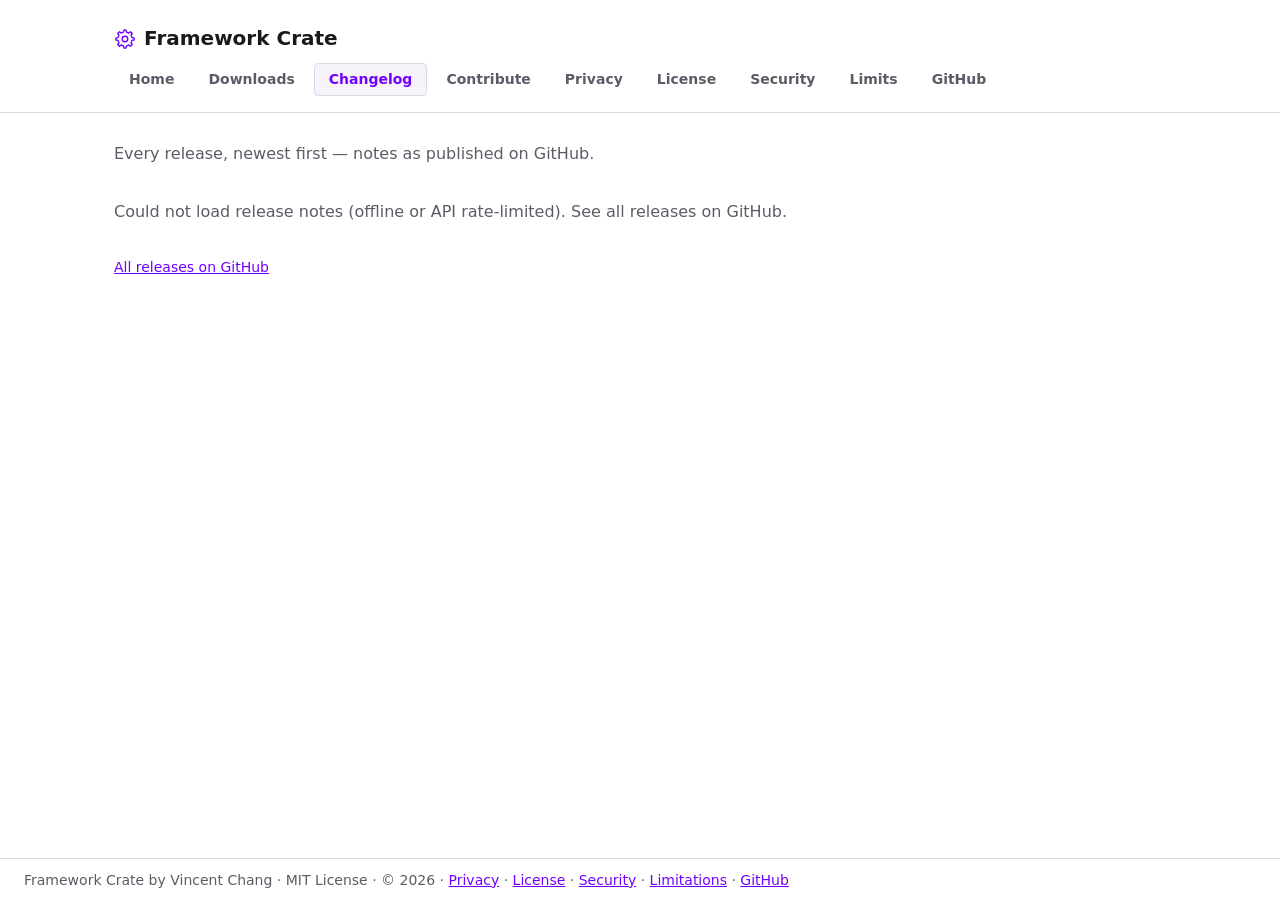
<file: docs/changelog.html>
<!DOCTYPE html>
<html lang="en">
<head>
<meta charset="utf-8">
<meta name="viewport" content="width=device-width, initial-scale=1">
<title>Changelog — Framework Crate</title>
<meta name="description" content="Release notes and version history for Framework Crate.">
<meta property="og:type" content="website">
<meta property="og:site_name" content="Framework Crate">
<meta property="og:title" content="Changelog — Framework Crate">
<meta property="og:description" content="Release notes and version history for Framework Crate.">
<meta property="og:url" content="https://vinctw22.github.io/Framework-Crate/changelog.html">
<meta property="og:image" content="https://raw.githubusercontent.com/vinctw22/Framework-Crate/master/images/Framework-Crate-v0.9.5-1.png">
<meta property="og:image:alt" content="Framework Crate main window">
<meta name="twitter:card" content="summary_large_image">
<link rel="stylesheet" href="style.css">
<link rel="icon" href="icon.png" type="image/png">
<link rel="icon" href="icon.svg" type="image/svg+xml">
<link rel="apple-touch-icon" href="icon.png">
</head>
<body>
<header class="site"><div class="wrap nav-row">
<a class="brand" href="index.html"><svg class="brand-icon" viewBox="0 0 24 24" fill="none" xmlns="http://www.w3.org/2000/svg" aria-hidden="true"><path d="M12 15C13.6569 15 15 13.6569 15 12C15 10.3431 13.6569 9 12 9C10.3431 9 9 10.3431 9 12C9 13.6569 10.3431 15 12 15Z" stroke="currentColor" stroke-width="1.5" stroke-linecap="round" stroke-linejoin="round"/><path d="M19.6224 10.3954L18.5247 7.7448L20 6L18 4L16.2647 5.48295L13.5578 4.36974L12.9353 2H10.981L10.3491 4.40113L7.70441 5.51596L6 4L4 6L5.45337 7.78885L4.3725 10.4463L2 11V13L4.40111 13.6555L5.51575 16.2997L4 18L6 20L7.79116 18.5403L10.397 19.6123L11 22H13L13.6045 19.6132L16.2551 18.5155C16.6969 18.8313 18 20 18 20L20 18L18.5159 16.2494L19.6139 13.598L21.9999 12.9772L22 11L19.6224 10.3954Z" stroke="currentColor" stroke-width="1.5" stroke-linecap="round" stroke-linejoin="round"/></svg>Framework Crate</a>
<nav><a class="pill" href="index.html">Home</a><a class="pill" href="downloads.html">Downloads</a><a class="pill active" href="changelog.html">Changelog</a><a class="pill" href="contribute.html">Contribute</a><a class="pill" href="privacy.html">Privacy</a><a class="pill" href="license.html">License</a><a class="pill" href="security.html">Security</a><a class="pill" href="limitations.html">Limits</a><a class="pill" href="https://github.com/vinctw22/Framework-Crate">GitHub</a></nav>
</div></header>
<div class="wrap">

<p class="muted">Every release, newest first — notes as published on GitHub.</p>
<div class="log-layout">
<div id="changelog-list"><p class="muted">Loading release notes…</p></div>
<aside class="log-nav" id="log-nav" hidden><strong>Versions</strong><div id="log-nav-links"></div></aside>
</div>
<p class="muted small"><a href="https://github.com/vinctw22/Framework-Crate/releases">All releases on GitHub</a></p>

<footer>
<p>Framework Crate by Vincent Chang · MIT License · © <span id="year">2026</span> · <a href="privacy.html">Privacy</a> · <a href="license.html">License</a> · <a href="security.html">Security</a> · <a href="limitations.html">Limitations</a> · <a href="https://github.com/vinctw22/Framework-Crate">GitHub</a></p>
</footer>
</div>
<script>
(function () {
  document.getElementById("year").textContent = new Date().getFullYear();
  function tidy(s) {
    return (s || "").replace(/\r\n?/g, "\n")
      .split("\n")
      .map(function (l) { return l.replace(/[ \t]+$/, ""); })
      .join("\n")
      .replace(/\n{3,}/g, "\n\n")
      .replace(/\n\n(?=[-*]\s)/g, "\n")
      .trim();
  }
  function stripInline(s) {
    return s.replace(/\*\*(.+?)\*\*/g, "$1").replace(/`(.+?)`/g, "$1").replace(/\[(.+?)\]\((.+?)\)/g, "$1");
  }
  function renderNotes(el, text) {
    el.innerHTML = "";
    var ul = null;
    function flush() { if (ul) { el.appendChild(ul); ul = null; } }
    tidy(text).split("\n").forEach(function (raw) {
      var line = raw.trim();
      if (!line) { flush(); return; }
      var h = line.match(/^#{1,6}\s+(.*)$/);
      if (h) {
        flush();
        var hd = document.createElement("div");
        hd.className = "md-h";
        hd.textContent = stripInline(h[1]);
        el.appendChild(hd);
        return;
      }
      if (/^[-*]\s+/.test(line)) {
        if (!ul) ul = document.createElement("ul");
        var li = document.createElement("li");
        li.textContent = stripInline(line.replace(/^[-*]\s+/, ""));
        ul.appendChild(li);
        return;
      }
      flush();
      var p = document.createElement("p");
      p.textContent = stripInline(line);
      el.appendChild(p);
    });
    flush();
  }
  function dlWord(n) { return n === 1 ? "download" : "downloads"; }
  fetch("https://api.github.com/repos/vinctw22/Framework-Crate/releases?per_page=100")
    .then(function (r) { if (!r.ok) throw new Error(r.status); return r.json(); })
    .then(function (releases) {
      if (!releases.length) throw new Error("no releases");
      var list = document.getElementById("changelog-list");
      list.innerHTML = "";
      var nav = document.getElementById("log-nav-links");
      nav.innerHTML = "";
      document.getElementById("log-nav").hidden = false;
      releases.forEach(function (rel, idx) {
        var anchor = "log-" + idx;
        var item = document.createElement("div");
        item.className = "rel";
        item.id = anchor;
        var h = document.createElement("h3");
        var link = document.createElement("a");
        link.href = rel.html_url;
        link.textContent = rel.tag_name + (rel.name && rel.name !== rel.tag_name ? " — " + rel.name : "");
        h.appendChild(link);
        var date = document.createElement("div");
        date.className = "muted small";
        var dls = (rel.assets || []).filter(function (a) { return /\.exe$/i.test(a.name || ""); })
          .reduce(function (n, a) { return n + (a.download_count || 0); }, 0);
        date.textContent = (rel.published_at || "").slice(0, 10) +
          (rel.prerelease ? " · pre-release" : "") + " · " + dls.toLocaleString("en-US") + " " + dlWord(dls);
        item.appendChild(h);
        item.appendChild(date);
        if (tidy(rel.body)) {
          var notes = document.createElement("div");
          notes.className = "notes";
          renderNotes(notes, rel.body);
          item.appendChild(notes);
        }
        list.appendChild(item);
        var navLink = document.createElement("a");
        navLink.href = "#" + anchor;
        navLink.textContent = rel.tag_name;
        nav.appendChild(navLink);
      });
    })
    .catch(function () {
      document.getElementById("changelog-list").innerHTML =
        "<p class='muted'>Could not load release notes (offline or API rate-limited). See all releases on GitHub.</p>";
    });
})();
</script>
</body>
</html>
</file>
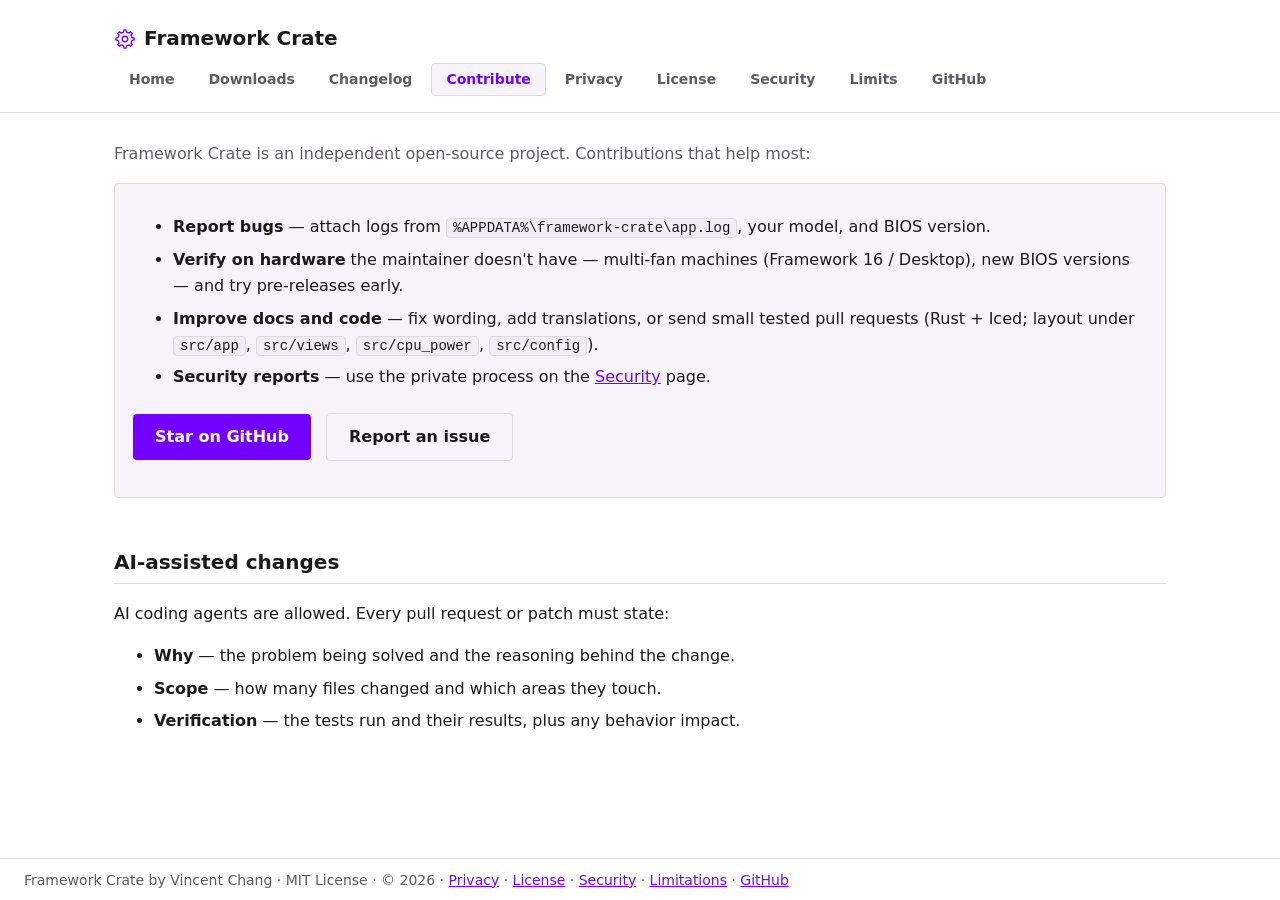
<file: docs/contribute.html>
<!DOCTYPE html>
<html lang="en">
<head>
<meta charset="utf-8">
<meta name="viewport" content="width=device-width, initial-scale=1">
<title>Contribute — Framework Crate</title>
<meta name="description" content="How to build, test, and contribute to Framework Crate.">
<meta property="og:type" content="website">
<meta property="og:site_name" content="Framework Crate">
<meta property="og:title" content="Contribute — Framework Crate">
<meta property="og:description" content="How to build, test, and contribute to Framework Crate.">
<meta property="og:url" content="https://vinctw22.github.io/Framework-Crate/contribute.html">
<meta property="og:image" content="https://raw.githubusercontent.com/vinctw22/Framework-Crate/master/images/Framework-Crate-v0.9.5-1.png">
<meta property="og:image:alt" content="Framework Crate main window">
<meta name="twitter:card" content="summary_large_image">
<link rel="stylesheet" href="style.css">
<link rel="icon" href="icon.png" type="image/png">
<link rel="icon" href="icon.svg" type="image/svg+xml">
<link rel="apple-touch-icon" href="icon.png">
</head>
<body>
<header class="site"><div class="wrap nav-row">
<a class="brand" href="index.html"><svg class="brand-icon" viewBox="0 0 24 24" fill="none" xmlns="http://www.w3.org/2000/svg" aria-hidden="true"><path d="M12 15C13.6569 15 15 13.6569 15 12C15 10.3431 13.6569 9 12 9C10.3431 9 9 10.3431 9 12C9 13.6569 10.3431 15 12 15Z" stroke="currentColor" stroke-width="1.5" stroke-linecap="round" stroke-linejoin="round"/><path d="M19.6224 10.3954L18.5247 7.7448L20 6L18 4L16.2647 5.48295L13.5578 4.36974L12.9353 2H10.981L10.3491 4.40113L7.70441 5.51596L6 4L4 6L5.45337 7.78885L4.3725 10.4463L2 11V13L4.40111 13.6555L5.51575 16.2997L4 18L6 20L7.79116 18.5403L10.397 19.6123L11 22H13L13.6045 19.6132L16.2551 18.5155C16.6969 18.8313 18 20 18 20L20 18L18.5159 16.2494L19.6139 13.598L21.9999 12.9772L22 11L19.6224 10.3954Z" stroke="currentColor" stroke-width="1.5" stroke-linecap="round" stroke-linejoin="round"/></svg>Framework Crate</a>
<nav><a class="pill" href="index.html">Home</a><a class="pill" href="downloads.html">Downloads</a><a class="pill" href="changelog.html">Changelog</a><a class="pill active" href="contribute.html">Contribute</a><a class="pill" href="privacy.html">Privacy</a><a class="pill" href="license.html">License</a><a class="pill" href="security.html">Security</a><a class="pill" href="limitations.html">Limits</a><a class="pill" href="https://github.com/vinctw22/Framework-Crate">GitHub</a></nav>
</div></header>
<div class="wrap">

<p class="muted">Framework Crate is an independent open-source project. Contributions that help most:</p>
<div class="card">
<ul class="tight">
<li><strong>Report bugs</strong> — attach logs from <code>%APPDATA%\framework-crate\app.log</code>, your model, and BIOS version.</li>
<li><strong>Verify on hardware</strong> the maintainer doesn't have — multi-fan machines (Framework 16 / Desktop), new BIOS versions — and try pre-releases early.</li>
<li><strong>Improve docs and code</strong> — fix wording, add translations, or send small tested pull requests (Rust + Iced; layout under <code>src/app</code>, <code>src/views</code>, <code>src/cpu_power</code>, <code>src/config</code>).</li>
<li><strong>Security reports</strong> — use the private process on the <a href="security.html">Security</a> page.</li>
</ul>
<p><a class="btn" href="https://github.com/vinctw22/Framework-Crate">Star on GitHub</a>
<a class="btn btn-ghost" href="https://github.com/vinctw22/Framework-Crate/issues">Report an issue</a></p>
</div>

<h2>AI-assisted changes</h2>
<p>AI coding agents are allowed. Every pull request or patch must state:</p>
<ul class="tight">
<li><strong>Why</strong> — the problem being solved and the reasoning behind the change.</li>
<li><strong>Scope</strong> — how many files changed and which areas they touch.</li>
<li><strong>Verification</strong> — the tests run and their results, plus any behavior impact.</li>
</ul>

<footer>
<p>Framework Crate by Vincent Chang · MIT License · © <span id="year">2026</span> · <a href="privacy.html">Privacy</a> · <a href="license.html">License</a> · <a href="security.html">Security</a> · <a href="limitations.html">Limitations</a> · <a href="https://github.com/vinctw22/Framework-Crate">GitHub</a></p>
</footer>
</div>
<script>document.getElementById("year").textContent = new Date().getFullYear();</script>
</body>
</html>
</file>
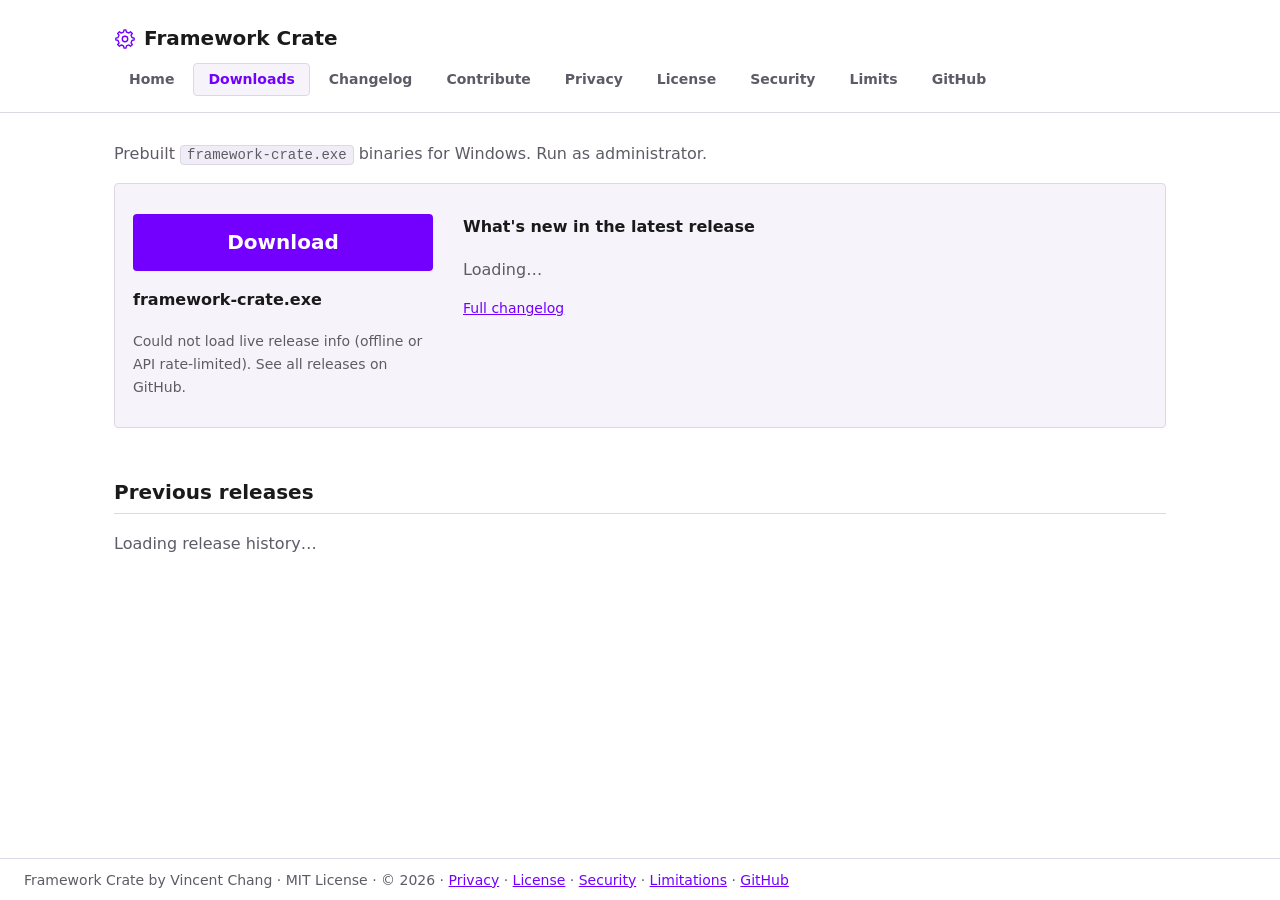
<file: docs/downloads.html>
<!DOCTYPE html>
<html lang="en">
<head>
<meta charset="utf-8">
<meta name="viewport" content="width=device-width, initial-scale=1">
<title>Downloads — Framework Crate</title>
<meta name="description" content="Download the latest Framework Crate release for Windows and verify its SHA-256 checksum.">
<meta property="og:type" content="website">
<meta property="og:site_name" content="Framework Crate">
<meta property="og:title" content="Downloads — Framework Crate">
<meta property="og:description" content="Download the latest Framework Crate release for Windows and verify its SHA-256 checksum.">
<meta property="og:url" content="https://vinctw22.github.io/Framework-Crate/downloads.html">
<meta property="og:image" content="https://raw.githubusercontent.com/vinctw22/Framework-Crate/master/images/Framework-Crate-v0.9.5-1.png">
<meta property="og:image:alt" content="Framework Crate main window">
<meta name="twitter:card" content="summary_large_image">
<link rel="stylesheet" href="style.css">
<link rel="icon" href="icon.png" type="image/png">
<link rel="icon" href="icon.svg" type="image/svg+xml">
<link rel="apple-touch-icon" href="icon.png">
</head>
<body>
<header class="site"><div class="wrap nav-row">
<a class="brand" href="index.html"><svg class="brand-icon" viewBox="0 0 24 24" fill="none" xmlns="http://www.w3.org/2000/svg" aria-hidden="true"><path d="M12 15C13.6569 15 15 13.6569 15 12C15 10.3431 13.6569 9 12 9C10.3431 9 9 10.3431 9 12C9 13.6569 10.3431 15 12 15Z" stroke="currentColor" stroke-width="1.5" stroke-linecap="round" stroke-linejoin="round"/><path d="M19.6224 10.3954L18.5247 7.7448L20 6L18 4L16.2647 5.48295L13.5578 4.36974L12.9353 2H10.981L10.3491 4.40113L7.70441 5.51596L6 4L4 6L5.45337 7.78885L4.3725 10.4463L2 11V13L4.40111 13.6555L5.51575 16.2997L4 18L6 20L7.79116 18.5403L10.397 19.6123L11 22H13L13.6045 19.6132L16.2551 18.5155C16.6969 18.8313 18 20 18 20L20 18L18.5159 16.2494L19.6139 13.598L21.9999 12.9772L22 11L19.6224 10.3954Z" stroke="currentColor" stroke-width="1.5" stroke-linecap="round" stroke-linejoin="round"/></svg>Framework Crate</a>
<nav><a class="pill" href="index.html">Home</a><a class="pill active" href="downloads.html">Downloads</a><a class="pill" href="changelog.html">Changelog</a><a class="pill" href="contribute.html">Contribute</a><a class="pill" href="privacy.html">Privacy</a><a class="pill" href="license.html">License</a><a class="pill" href="security.html">Security</a><a class="pill" href="limitations.html">Limits</a><a class="pill" href="https://github.com/vinctw22/Framework-Crate">GitHub</a></nav>
</div></header>
<div class="wrap">

<p class="muted">Prebuilt <code>framework-crate.exe</code> binaries for Windows. Run as administrator.</p>

<div class="card">
<div class="dl-grid">
<div>
<p><a id="dl-btn" class="btn btn-big btn-block" href="https://github.com/vinctw22/Framework-Crate/releases">Download</a></p>
<p><strong id="dl-file-name">framework-crate.exe</strong></p>
<p class="muted small" id="dl-file-meta">Loading latest release info…</p>
<p class="vt-line" id="vt-line" hidden><span class="muted small">VirusTotal:</span>
<a id="vt-link" class="vt-chip" href="#">…</a></p>
</div>
<div>
<p><strong>What's new in <span id="dl-ver-name">the latest release</span></strong></p>
<div id="dl-notes" class="notes muted">Loading…</div>
<p class="muted small"><a href="changelog.html">Full changelog</a></p>
</div>
</div>
<div id="dl-sha" class="dl-sha-wrap" hidden>
<p class="dl-sha-row"><span class="muted small dl-sha-label">SHA-256:</span>
<code id="dl-sha-text" class="dl-sha">…</code>
<button id="dl-sha-copy" type="button" style="display:none">Copy</button></p>
</div>
</div>

<h2>Previous releases</h2>
<div id="rel-list"><p class="muted">Loading release history…</p></div>

<footer>
<p>Framework Crate by Vincent Chang · MIT License · © <span id="year">2026</span> · <a href="privacy.html">Privacy</a> · <a href="license.html">License</a> · <a href="security.html">Security</a> · <a href="limitations.html">Limitations</a> · <a href="https://github.com/vinctw22/Framework-Crate">GitHub</a></p>
</footer>
</div>
<script>
(function () {
  var repo = "vinctw22/Framework-Crate";
  document.getElementById("year").textContent = new Date().getFullYear();
  function fmtSize(b) {
    if (b == null) return "";
    return " · " + (b / 1048576).toFixed(2) + " MB";
  }
  // Keep paragraph breaks, drop trailing spaces and runs of blank lines.
  function tidy(s) {
    return (s || "").replace(/\r\n?/g, "\n")
      .split("\n")
      .map(function (l) { return l.replace(/[ \t]+$/, ""); })
      .join("\n")
      .replace(/\n{3,}/g, "\n\n")
      .replace(/\n\n(?=[-*]\s)/g, "\n")
      .trim();
  }
  function stripInline(s) {
    return s.replace(/\*\*(.+?)\*\*/g, "$1").replace(/`(.+?)`/g, "$1").replace(/\[(.+?)\]\((.+?)\)/g, "$1");
  }
  // Minimal markdown: headings, bullets, paragraphs. Keeps newlines sane
  // without pulling in a parser.
  function renderNotes(el, text) {
    el.innerHTML = "";
    var ul = null;
    var lines = tidy(text).split("\n");
    function flush() { if (ul) { el.appendChild(ul); ul = null; } }
    lines.forEach(function (raw) {
      var line = raw.trim();
      if (!line) { flush(); return; }
      var h = line.match(/^#{1,6}\s+(.*)$/);
      if (h) {
        flush();
        var hd = document.createElement("div");
        hd.className = "md-h";
        hd.textContent = stripInline(h[1]);
        el.appendChild(hd);
        return;
      }
      if (/^[-*]\s+/.test(line)) {
        if (!ul) ul = document.createElement("ul");
        var li = document.createElement("li");
        li.textContent = stripInline(line.replace(/^[-*]\s+/, ""));
        ul.appendChild(li);
        return;
      }
      flush();
      var p = document.createElement("p");
      p.textContent = stripInline(line);
      el.appendChild(p);
    });
    flush();
  }
  function dlWord(n) { return n === 1 ? "download" : "downloads"; }
  function fail(msg) {
    document.getElementById("dl-file-meta").textContent = msg ||
      "Could not load live release info (offline or API rate-limited). See all releases on GitHub.";
  }
  var relP = fetch("https://api.github.com/repos/" + repo + "/releases?per_page=100").then(function (r) {
    if (!r.ok) throw new Error(r.status);
    return r.json();
  });
  relP.then(function (releases) {
    if (!releases.length) throw new Error("no releases");
    var latest = releases[0];
    var isExe = function (a) { return /\.exe$/i.test(a.name || ""); };
    var exe = (latest.assets || []).filter(isExe)[0];
    var btn = document.getElementById("dl-btn");
    btn.textContent = "Download " + latest.tag_name;
    btn.href = exe ? exe.browser_download_url : latest.html_url;
    document.getElementById("dl-file-name").textContent = exe ? exe.name : "framework-crate.exe";
    var exeDls = (exe && exe.download_count) || 0;
    var fm = document.getElementById("dl-file-meta");
    fm.innerHTML = "";
    function addMetaLine(txt) {
      var d = document.createElement("div");
      d.textContent = txt;
      fm.appendChild(d);
    }
    addMetaLine("Release: " + latest.published_at.slice(0, 10));
    if (exe) addMetaLine("Size: " + fmtSize(exe.size).replace(/^ · /, ""));
    addMetaLine("Downloads: " + exeDls.toLocaleString("en-US"));
    document.getElementById("dl-ver-name").textContent = latest.tag_name;
    renderNotes(document.getElementById("dl-notes"), latest.body || "No release notes provided.");
    // The release notes carry the scan result; render it as a chip instead of
    // fetching vt.json from the release assets (shields.io blocks that domain
    // and release files send no CORS headers).
    var body = latest.body || "";
    var vtUrl = body.match(/https:\/\/www\.virustotal\.com\/gui\/file\/[0-9a-f]{64}/i);
    var vtVerdict = body.match(/(\d+)\s+malicious,\s+(\d+)\s+suspicious\s+of\s+(\d+)\s+engines/i);
    if (vtUrl) {
      var vtLine = document.getElementById("vt-line");
      var vtLink = document.getElementById("vt-link");
      vtLink.href = vtUrl[0];
      if (vtVerdict) {
        vtLink.textContent = latest.tag_name + " · " + vtVerdict[1] + " malicious, " +
          vtVerdict[2] + " suspicious of " + vtVerdict[3] + " engines";
      } else {
        vtLink.textContent = latest.tag_name + " · view report";
      }
      vtLine.hidden = false;
    }
    var shaBox = document.getElementById("dl-sha");
    var shaEl = document.getElementById("dl-sha-text");
    var copyBtn = document.getElementById("dl-sha-copy");
    // GitHub's API exposes the asset digest, so no cross-origin fetch of
    // SHA256SUMS is needed (release-file hosts do not send CORS headers).
    var digest = exe && /^sha256:[0-9a-f]{64}$/i.test(exe.digest || "")
      ? exe.digest.slice(7).toLowerCase()
      : "";
    if (digest) {
      shaEl.textContent = digest;
      copyBtn.style.display = "";
      shaBox.hidden = false;
    } else {
      var sums = (latest.assets || []).filter(function (a) { return /sha256/i.test(a.name); })[0];
      shaEl.innerHTML = "";
      var link = document.createElement("a");
      link.href = sums ? sums.browser_download_url : latest.html_url;
      link.textContent = "Open SHA256SUMS in the release";
      shaEl.appendChild(link);
      shaBox.hidden = false;
    }
    copyBtn.addEventListener("click", function () {
      var t = shaEl.textContent;
      if (navigator.clipboard && /^[0-9a-f]{64}$/.test(t)) navigator.clipboard.writeText(t);
    });
    var list = document.getElementById("rel-list");
    list.innerHTML = "";
    var older = releases.slice(1);
    if (!older.length) {
      list.innerHTML = "<p class='muted'>No older releases yet.</p>";
    }
    older.forEach(function (rel, idx) {
      var item = document.createElement("details");
      item.className = "rel";
      item.id = "rel-" + idx;
      var summary = document.createElement("summary");
      var title = document.createElement("span");
      title.textContent = rel.tag_name + (rel.name && rel.name !== rel.tag_name ? " — " + rel.name : "");
      var dls = (rel.assets || []).filter(isExe)
        .reduce(function (n, a) { return n + (a.download_count || 0); }, 0);
      var meta2 = document.createElement("span");
      meta2.className = "muted";
      meta2.textContent = " · " + (rel.published_at || "").slice(0, 10) +
        (rel.prerelease ? " · pre-release" : "") + " · " + dls.toLocaleString("en-US") + " " + dlWord(dls);
      summary.appendChild(title);
      summary.appendChild(meta2);
      item.appendChild(summary);
      var body = document.createElement("div");
      body.className = "rel-body";
      var files = document.createElement("ul");
      files.className = "tight";
      (rel.assets || []).filter(function (a) { return !/\.json$/i.test(a.name); }).forEach(function (a) {
        var li = document.createElement("li");
        var link = document.createElement("a");
        link.href = a.browser_download_url;
        link.textContent = a.name;
        li.appendChild(link);
        var ad = a.download_count || 0;
        li.appendChild(document.createTextNode(
          " · " + fmtSize(a.size).replace(/^ · /, "") + " · " + ad.toLocaleString("en-US") + " " + dlWord(ad)));
        files.appendChild(li);
      });
      body.appendChild(files);
      var shaBox = document.createElement("div");
      shaBox.className = "muted small";
      shaBox.textContent = "SHA-256: loading…";
      body.appendChild(shaBox);
      if (tidy(rel.body)) {
        var noteDiv = document.createElement("div");
        noteDiv.className = "notes";
        renderNotes(noteDiv, rel.body);
        body.appendChild(noteDiv);
      }
      item.appendChild(body);
      var shaLoaded = false;
      item.addEventListener("toggle", function () {
        if (!item.open || shaLoaded) return;
        shaLoaded = true;
        var relExe = (rel.assets || []).filter(isExe)[0];
        var digest = relExe && /^sha256:[0-9a-f]{64}$/i.test(relExe.digest || "")
          ? relExe.digest.slice(7).toLowerCase()
          : "";
        if (!digest) {
          var sums = (rel.assets || []).filter(function (a) { return /sha256/i.test(a.name); })[0];
          shaBox.innerHTML = "";
          shaBox.appendChild(document.createTextNode("SHA-256: "));
          if (sums) {
            var link = document.createElement("a");
            link.href = sums.browser_download_url;
            link.textContent = "Open SHA256SUMS in the release";
            shaBox.appendChild(link);
          } else {
            shaBox.appendChild(document.createTextNode("not published"));
          }
          return;
        }
        shaBox.innerHTML = "";
        shaBox.appendChild(document.createTextNode("SHA-256:"));
        var line = document.createElement("div");
        var code = document.createElement("code");
        code.textContent = digest;
        line.appendChild(code);
        var copy = document.createElement("button");
        copy.type = "button";
        copy.textContent = "Copy";
        copy.style.marginLeft = "8px";
        copy.addEventListener("click", function (ev) {
          ev.preventDefault();
          if (navigator.clipboard) navigator.clipboard.writeText(digest);
        });
        line.appendChild(copy);
        shaBox.appendChild(line);
      });
      list.appendChild(item);
    });
  }).catch(function () { fail(); });
})();
</script>
</body>
</html>
</file>
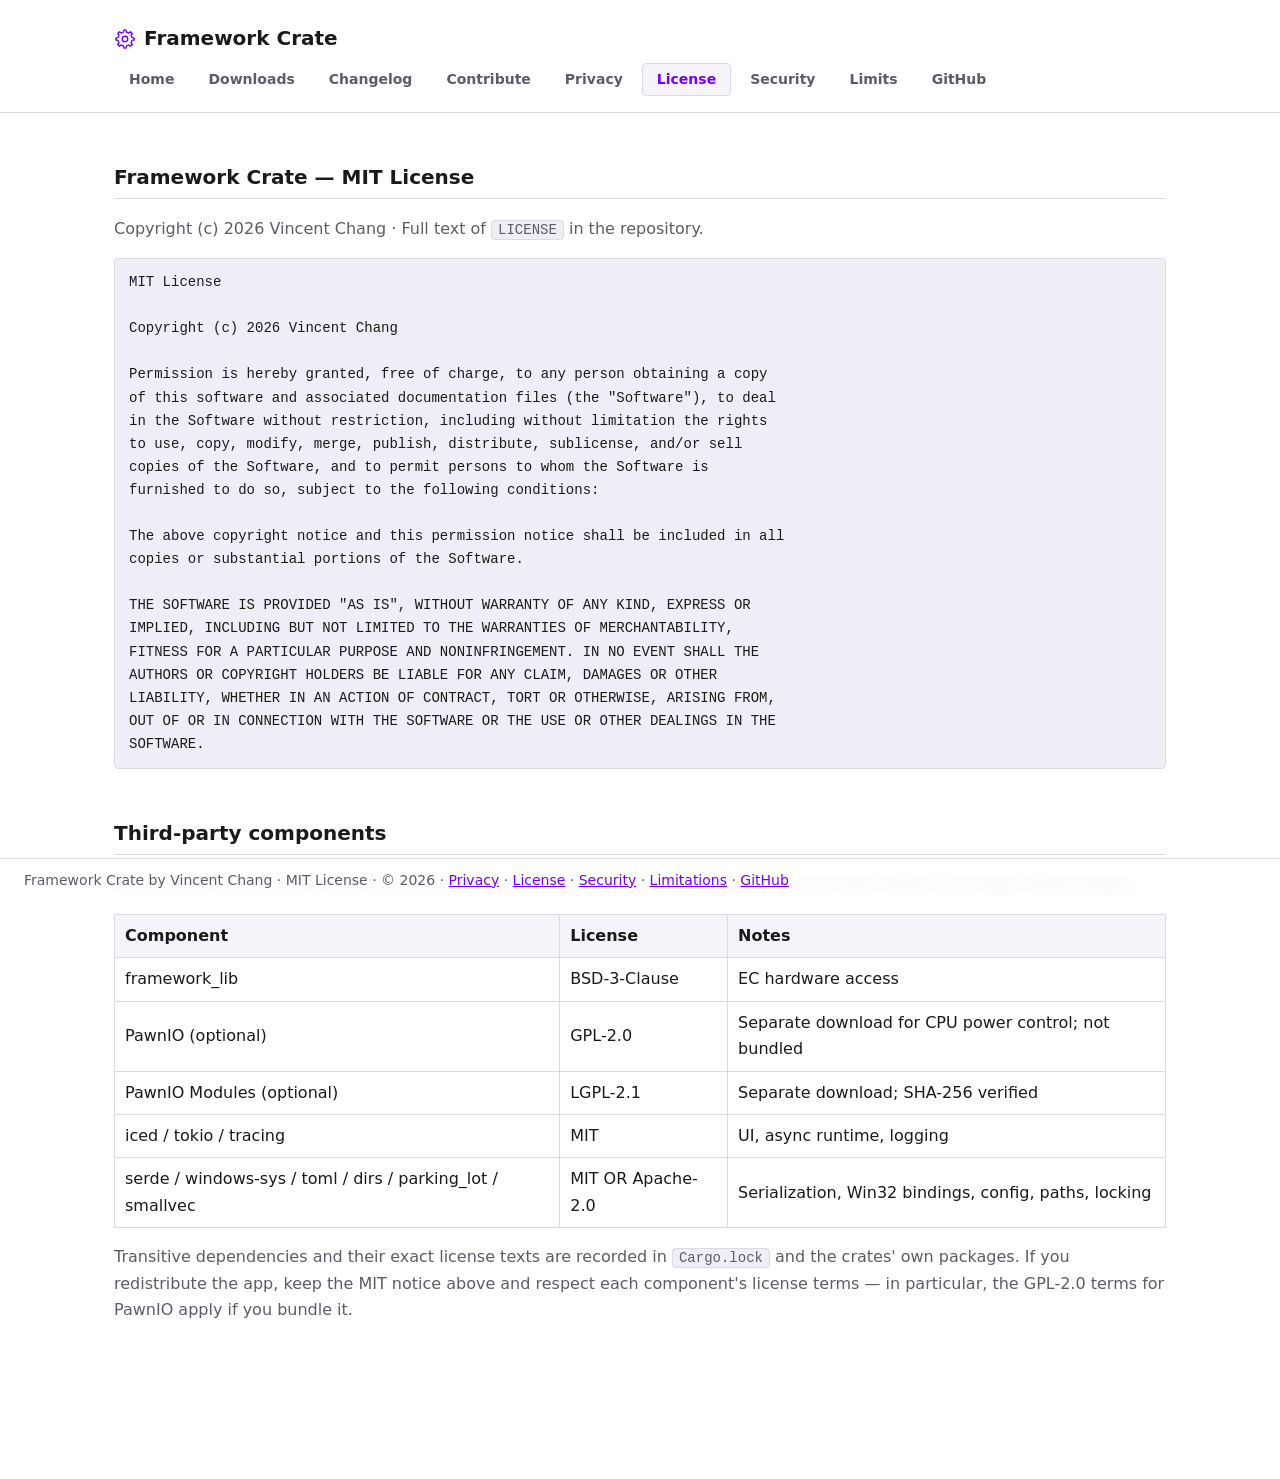
<file: docs/license.html>
<!DOCTYPE html>
<html lang="en">
<head>
<meta charset="utf-8">
<meta name="viewport" content="width=device-width, initial-scale=1">
<title>License — Framework Crate</title>
<meta name="description" content="Framework Crate is MIT licensed and builds on the open-source projects listed here.">
<meta property="og:type" content="website">
<meta property="og:site_name" content="Framework Crate">
<meta property="og:title" content="License — Framework Crate">
<meta property="og:description" content="Framework Crate is MIT licensed and builds on the open-source projects listed here.">
<meta property="og:url" content="https://vinctw22.github.io/Framework-Crate/license.html">
<meta property="og:image" content="https://raw.githubusercontent.com/vinctw22/Framework-Crate/master/images/Framework-Crate-v0.9.5-1.png">
<meta property="og:image:alt" content="Framework Crate main window">
<meta name="twitter:card" content="summary_large_image">
<link rel="stylesheet" href="style.css">
<link rel="icon" href="icon.png" type="image/png">
<link rel="icon" href="icon.svg" type="image/svg+xml">
<link rel="apple-touch-icon" href="icon.png">
</head>
<body>
<header class="site"><div class="wrap nav-row">
<a class="brand" href="index.html"><svg class="brand-icon" viewBox="0 0 24 24" fill="none" xmlns="http://www.w3.org/2000/svg" aria-hidden="true"><path d="M12 15C13.6569 15 15 13.6569 15 12C15 10.3431 13.6569 9 12 9C10.3431 9 9 10.3431 9 12C9 13.6569 10.3431 15 12 15Z" stroke="currentColor" stroke-width="1.5" stroke-linecap="round" stroke-linejoin="round"/><path d="M19.6224 10.3954L18.5247 7.7448L20 6L18 4L16.2647 5.48295L13.5578 4.36974L12.9353 2H10.981L10.3491 4.40113L7.70441 5.51596L6 4L4 6L5.45337 7.78885L4.3725 10.4463L2 11V13L4.40111 13.6555L5.51575 16.2997L4 18L6 20L7.79116 18.5403L10.397 19.6123L11 22H13L13.6045 19.6132L16.2551 18.5155C16.6969 18.8313 18 20 18 20L20 18L18.5159 16.2494L19.6139 13.598L21.9999 12.9772L22 11L19.6224 10.3954Z" stroke="currentColor" stroke-width="1.5" stroke-linecap="round" stroke-linejoin="round"/></svg>Framework Crate</a>
<nav><a class="pill" href="index.html">Home</a><a class="pill" href="downloads.html">Downloads</a><a class="pill" href="changelog.html">Changelog</a><a class="pill" href="contribute.html">Contribute</a><a class="pill" href="privacy.html">Privacy</a><a class="pill active" href="license.html">License</a><a class="pill" href="security.html">Security</a><a class="pill" href="limitations.html">Limits</a><a class="pill" href="https://github.com/vinctw22/Framework-Crate">GitHub</a></nav>
</div></header>
<div class="wrap">

<h2>Framework Crate — MIT License</h2>
<p class="muted">Copyright (c) 2026 Vincent Chang · Full text of <code>LICENSE</code> in the repository.</p>
<pre>MIT License

Copyright (c) 2026 Vincent Chang

Permission is hereby granted, free of charge, to any person obtaining a copy
of this software and associated documentation files (the "Software"), to deal
in the Software without restriction, including without limitation the rights
to use, copy, modify, merge, publish, distribute, sublicense, and/or sell
copies of the Software, and to permit persons to whom the Software is
furnished to do so, subject to the following conditions:

The above copyright notice and this permission notice shall be included in all
copies or substantial portions of the Software.

THE SOFTWARE IS PROVIDED "AS IS", WITHOUT WARRANTY OF ANY KIND, EXPRESS OR
IMPLIED, INCLUDING BUT NOT LIMITED TO THE WARRANTIES OF MERCHANTABILITY,
FITNESS FOR A PARTICULAR PURPOSE AND NONINFRINGEMENT. IN NO EVENT SHALL THE
AUTHORS OR COPYRIGHT HOLDERS BE LIABLE FOR ANY CLAIM, DAMAGES OR OTHER
LIABILITY, WHETHER IN AN ACTION OF CONTRACT, TORT OR OTHERWISE, ARISING FROM,
OUT OF OR IN CONNECTION WITH THE SOFTWARE OR THE USE OR OTHER DEALINGS IN THE
SOFTWARE.</pre>

<h2>Third-party components</h2>
<p>Framework Crate builds on the following open-source projects, each under its own license (also listed in the app's About page):</p>
<table>
<tr><th>Component</th><th>License</th><th>Notes</th></tr>
<tr><td>framework_lib</td><td>BSD-3-Clause</td><td>EC hardware access</td></tr>
<tr><td>PawnIO (optional)</td><td>GPL-2.0</td><td>Separate download for CPU power control; not bundled</td></tr>
<tr><td>PawnIO Modules (optional)</td><td>LGPL-2.1</td><td>Separate download; SHA-256 verified</td></tr>
<tr><td>iced / tokio / tracing</td><td>MIT</td><td>UI, async runtime, logging</td></tr>
<tr><td>serde / windows-sys / toml / dirs / parking_lot / smallvec</td><td>MIT OR Apache-2.0</td><td>Serialization, Win32 bindings, config, paths, locking</td></tr>
</table>
<p class="muted">Transitive dependencies and their exact license texts are recorded in <code>Cargo.lock</code> and the crates' own packages. If you redistribute the app, keep the MIT notice above and respect each component's license terms — in particular, the GPL-2.0 terms for PawnIO apply if you bundle it.</p>

<footer>
<p>Framework Crate by Vincent Chang · MIT License · © <span id="year">2026</span> · <a href="privacy.html">Privacy</a> · <a href="license.html">License</a> · <a href="security.html">Security</a> · <a href="limitations.html">Limitations</a> · <a href="https://github.com/vinctw22/Framework-Crate">GitHub</a></p>
</footer>
<script>document.getElementById("year").textContent = new Date().getFullYear();</script>
</div>
</body>
</html>
</file>
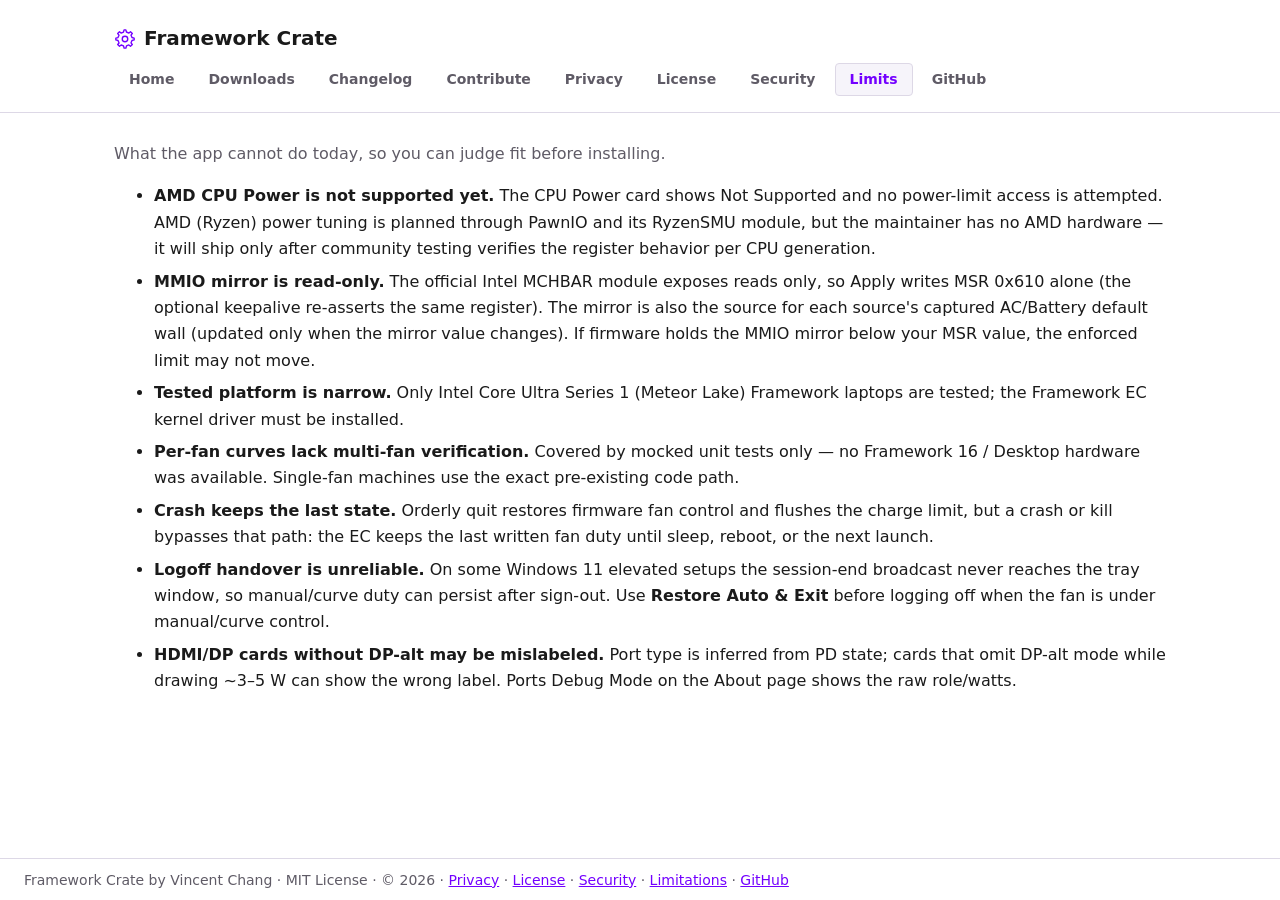
<file: docs/limitations.html>
<!DOCTYPE html>
<html lang="en">
<head>
<meta charset="utf-8">
<meta name="viewport" content="width=device-width, initial-scale=1">
<title>Known Limitations — Framework Crate</title>
<meta name="description" content="Supported hardware, platform caveats, and known limitations of Framework Crate.">
<meta property="og:type" content="website">
<meta property="og:site_name" content="Framework Crate">
<meta property="og:title" content="Known Limitations — Framework Crate">
<meta property="og:description" content="Supported hardware, platform caveats, and known limitations of Framework Crate.">
<meta property="og:url" content="https://vinctw22.github.io/Framework-Crate/limitations.html">
<meta property="og:image" content="https://raw.githubusercontent.com/vinctw22/Framework-Crate/master/images/Framework-Crate-v0.9.5-1.png">
<meta property="og:image:alt" content="Framework Crate main window">
<meta name="twitter:card" content="summary_large_image">
<link rel="stylesheet" href="style.css">
<link rel="icon" href="icon.png" type="image/png">
<link rel="icon" href="icon.svg" type="image/svg+xml">
<link rel="apple-touch-icon" href="icon.png">
</head>
<body>
<header class="site"><div class="wrap nav-row">
<a class="brand" href="index.html"><svg class="brand-icon" viewBox="0 0 24 24" fill="none" xmlns="http://www.w3.org/2000/svg" aria-hidden="true"><path d="M12 15C13.6569 15 15 13.6569 15 12C15 10.3431 13.6569 9 12 9C10.3431 9 9 10.3431 9 12C9 13.6569 10.3431 15 12 15Z" stroke="currentColor" stroke-width="1.5" stroke-linecap="round" stroke-linejoin="round"/><path d="M19.6224 10.3954L18.5247 7.7448L20 6L18 4L16.2647 5.48295L13.5578 4.36974L12.9353 2H10.981L10.3491 4.40113L7.70441 5.51596L6 4L4 6L5.45337 7.78885L4.3725 10.4463L2 11V13L4.40111 13.6555L5.51575 16.2997L4 18L6 20L7.79116 18.5403L10.397 19.6123L11 22H13L13.6045 19.6132L16.2551 18.5155C16.6969 18.8313 18 20 18 20L20 18L18.5159 16.2494L19.6139 13.598L21.9999 12.9772L22 11L19.6224 10.3954Z" stroke="currentColor" stroke-width="1.5" stroke-linecap="round" stroke-linejoin="round"/></svg>Framework Crate</a>
<nav><a class="pill" href="index.html">Home</a><a class="pill" href="downloads.html">Downloads</a><a class="pill" href="changelog.html">Changelog</a><a class="pill" href="contribute.html">Contribute</a><a class="pill" href="privacy.html">Privacy</a><a class="pill" href="license.html">License</a><a class="pill" href="security.html">Security</a><a class="pill active" href="limitations.html">Limits</a><a class="pill" href="https://github.com/vinctw22/Framework-Crate">GitHub</a></nav>
</div></header>
<div class="wrap">

<p class="muted">What the app cannot do today, so you can judge fit before installing.</p>

<ul class="tight">
<li><strong>AMD CPU Power is not supported yet.</strong> The CPU Power card shows Not Supported and no power-limit access is attempted. AMD (Ryzen) power tuning is planned through PawnIO and its RyzenSMU module, but the maintainer has no AMD hardware — it will ship only after community testing verifies the register behavior per CPU generation.</li>
<li><strong>MMIO mirror is read-only.</strong> The official Intel MCHBAR module exposes reads only, so Apply writes MSR 0x610 alone (the optional keepalive re-asserts the same register). The mirror is also the source for each source's captured AC/Battery default wall (updated only when the mirror value changes). If firmware holds the MMIO mirror below your MSR value, the enforced limit may not move.</li>
<li><strong>Tested platform is narrow.</strong> Only Intel Core Ultra Series 1 (Meteor Lake) Framework laptops are tested; the Framework EC kernel driver must be installed.</li>
<li><strong>Per-fan curves lack multi-fan verification.</strong> Covered by mocked unit tests only — no Framework 16 / Desktop hardware was available. Single-fan machines use the exact pre-existing code path.</li>
<li><strong>Crash keeps the last state.</strong> Orderly quit restores firmware fan control and flushes the charge limit, but a crash or kill bypasses that path: the EC keeps the last written fan duty until sleep, reboot, or the next launch.</li>
<li><strong>Logoff handover is unreliable.</strong> On some Windows 11 elevated setups the session-end broadcast never reaches the tray window, so manual/curve duty can persist after sign-out. Use <strong>Restore Auto &amp; Exit</strong> before logging off when the fan is under manual/curve control.</li>
<li><strong>HDMI/DP cards without DP-alt may be mislabeled.</strong> Port type is inferred from PD state; cards that omit DP-alt mode while drawing ~3–5 W can show the wrong label. Ports Debug Mode on the About page shows the raw role/watts.</li>
</ul>

<footer>
<p>Framework Crate by Vincent Chang · MIT License · © <span id="year">2026</span> · <a href="privacy.html">Privacy</a> · <a href="license.html">License</a> · <a href="security.html">Security</a> · <a href="limitations.html">Limitations</a> · <a href="https://github.com/vinctw22/Framework-Crate">GitHub</a></p>
</footer>
<script>document.getElementById("year").textContent = new Date().getFullYear();</script>
</div>
</body>
</html>
</file>
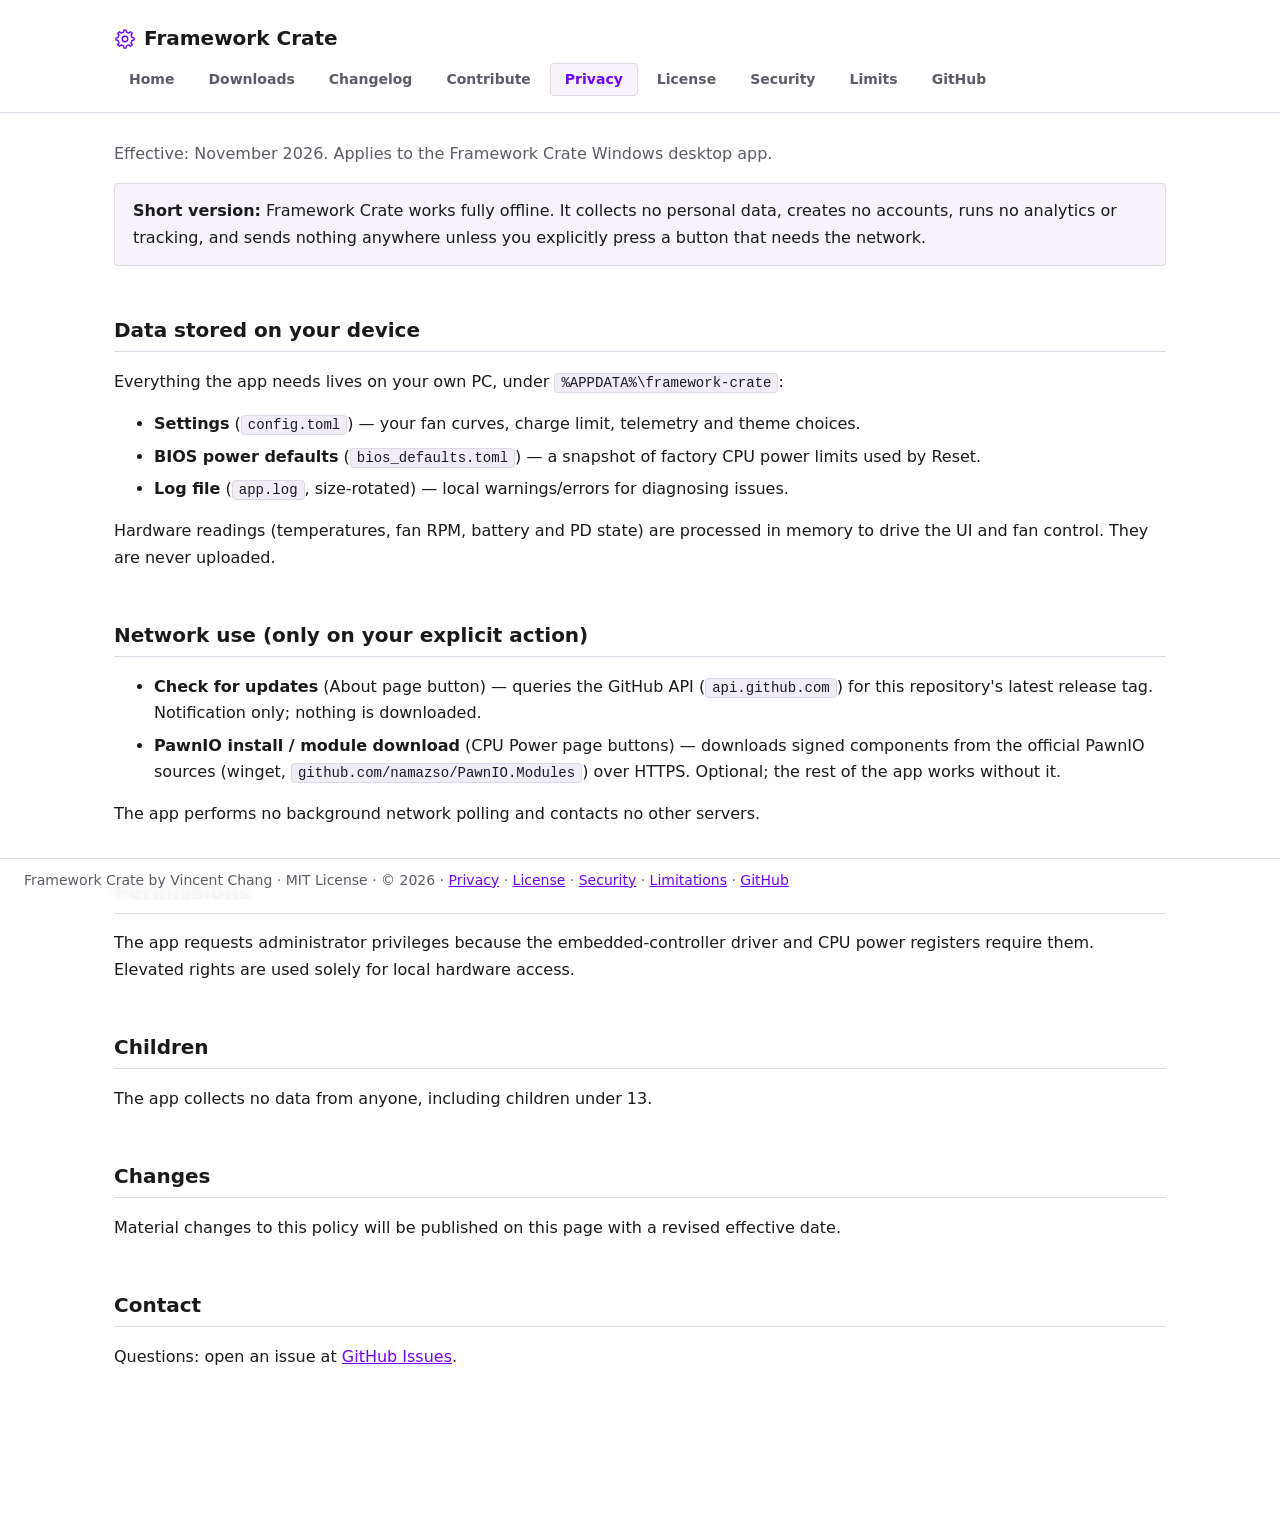
<file: docs/privacy.html>
<!DOCTYPE html>
<html lang="en">
<head>
<meta charset="utf-8">
<meta name="viewport" content="width=device-width, initial-scale=1">
<title>Privacy Policy — Framework Crate</title>
<meta name="description" content="How Framework Crate stores data locally and what it never uploads.">
<meta property="og:type" content="website">
<meta property="og:site_name" content="Framework Crate">
<meta property="og:title" content="Privacy Policy — Framework Crate">
<meta property="og:description" content="How Framework Crate stores data locally and what it never uploads.">
<meta property="og:url" content="https://vinctw22.github.io/Framework-Crate/privacy.html">
<meta property="og:image" content="https://raw.githubusercontent.com/vinctw22/Framework-Crate/master/images/Framework-Crate-v0.9.5-1.png">
<meta property="og:image:alt" content="Framework Crate main window">
<meta name="twitter:card" content="summary_large_image">
<link rel="stylesheet" href="style.css">
<link rel="icon" href="icon.png" type="image/png">
<link rel="icon" href="icon.svg" type="image/svg+xml">
<link rel="apple-touch-icon" href="icon.png">
</head>
<body>
<header class="site"><div class="wrap nav-row">
<a class="brand" href="index.html"><svg class="brand-icon" viewBox="0 0 24 24" fill="none" xmlns="http://www.w3.org/2000/svg" aria-hidden="true"><path d="M12 15C13.6569 15 15 13.6569 15 12C15 10.3431 13.6569 9 12 9C10.3431 9 9 10.3431 9 12C9 13.6569 10.3431 15 12 15Z" stroke="currentColor" stroke-width="1.5" stroke-linecap="round" stroke-linejoin="round"/><path d="M19.6224 10.3954L18.5247 7.7448L20 6L18 4L16.2647 5.48295L13.5578 4.36974L12.9353 2H10.981L10.3491 4.40113L7.70441 5.51596L6 4L4 6L5.45337 7.78885L4.3725 10.4463L2 11V13L4.40111 13.6555L5.51575 16.2997L4 18L6 20L7.79116 18.5403L10.397 19.6123L11 22H13L13.6045 19.6132L16.2551 18.5155C16.6969 18.8313 18 20 18 20L20 18L18.5159 16.2494L19.6139 13.598L21.9999 12.9772L22 11L19.6224 10.3954Z" stroke="currentColor" stroke-width="1.5" stroke-linecap="round" stroke-linejoin="round"/></svg>Framework Crate</a>
<nav><a class="pill" href="index.html">Home</a><a class="pill" href="downloads.html">Downloads</a><a class="pill" href="changelog.html">Changelog</a><a class="pill" href="contribute.html">Contribute</a><a class="pill active" href="privacy.html">Privacy</a><a class="pill" href="license.html">License</a><a class="pill" href="security.html">Security</a><a class="pill" href="limitations.html">Limits</a><a class="pill" href="https://github.com/vinctw22/Framework-Crate">GitHub</a></nav>
</div></header>
<div class="wrap">

<p class="muted">Effective: November 2026. Applies to the Framework Crate Windows desktop app.</p>

<div class="card"><strong>Short version:</strong> Framework Crate works fully offline. It collects no personal data, creates no accounts, runs no analytics or tracking, and sends nothing anywhere unless you explicitly press a button that needs the network.</div>

<h2>Data stored on your device</h2>
<p>Everything the app needs lives on your own PC, under <code>%APPDATA%\framework-crate</code>:</p>
<ul class="tight">
<li><strong>Settings</strong> (<code>config.toml</code>) — your fan curves, charge limit, telemetry and theme choices.</li>
<li><strong>BIOS power defaults</strong> (<code>bios_defaults.toml</code>) — a snapshot of factory CPU power limits used by Reset.</li>
<li><strong>Log file</strong> (<code>app.log</code>, size-rotated) — local warnings/errors for diagnosing issues.</li>
</ul>
<p>Hardware readings (temperatures, fan RPM, battery and PD state) are processed in memory to drive the UI and fan control. They are never uploaded.</p>

<h2>Network use (only on your explicit action)</h2>
<ul class="tight">
<li><strong>Check for updates</strong> (About page button) — queries the GitHub API (<code>api.github.com</code>) for this repository's latest release tag. Notification only; nothing is downloaded.</li>
<li><strong>PawnIO install / module download</strong> (CPU Power page buttons) — downloads signed components from the official PawnIO sources (winget, <code>github.com/namazso/PawnIO.Modules</code>) over HTTPS. Optional; the rest of the app works without it.</li>
</ul>
<p>The app performs no background network polling and contacts no other servers.</p>

<h2>Permissions</h2>
<p>The app requests administrator privileges because the embedded-controller driver and CPU power registers require them. Elevated rights are used solely for local hardware access.</p>

<h2>Children</h2>
<p>The app collects no data from anyone, including children under 13.</p>

<h2>Changes</h2>
<p>Material changes to this policy will be published on this page with a revised effective date.</p>

<h2>Contact</h2>
<p>Questions: open an issue at <a href="https://github.com/vinctw22/Framework-Crate/issues">GitHub Issues</a>.</p>

<footer>
<p>Framework Crate by Vincent Chang · MIT License · © <span id="year">2026</span> · <a href="privacy.html">Privacy</a> · <a href="license.html">License</a> · <a href="security.html">Security</a> · <a href="limitations.html">Limitations</a> · <a href="https://github.com/vinctw22/Framework-Crate">GitHub</a></p>
</footer>
<script>document.getElementById("year").textContent = new Date().getFullYear();</script>
</div>
</body>
</html>
</file>
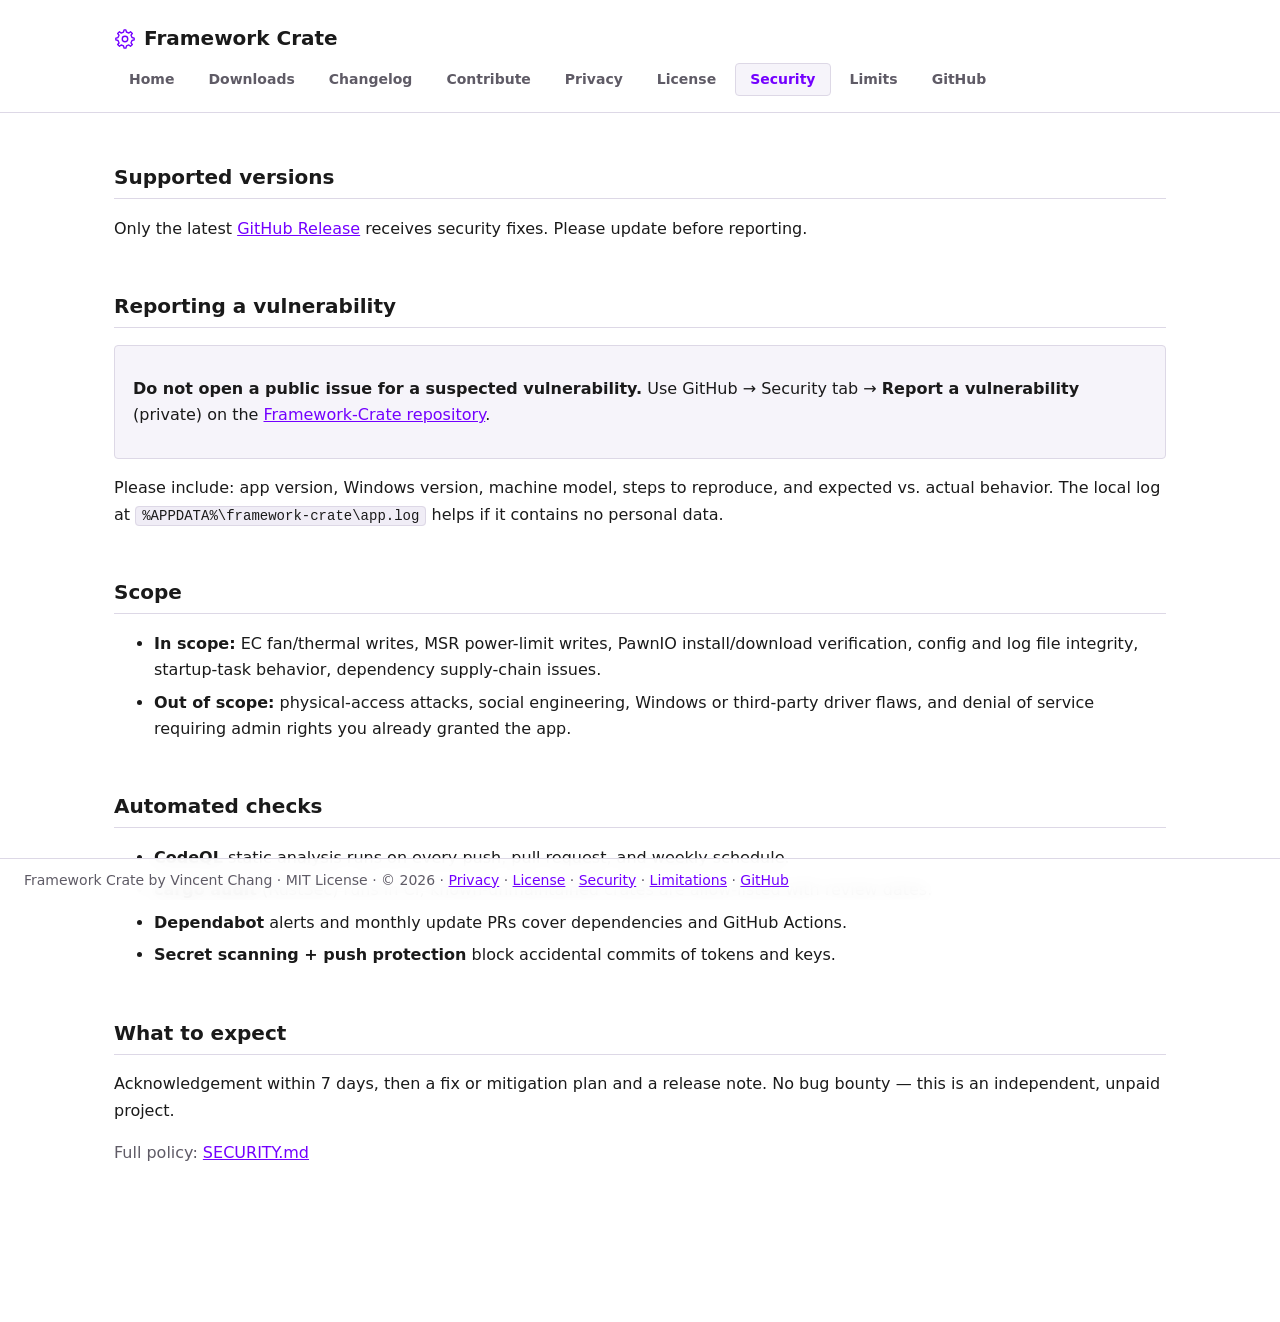
<file: docs/security.html>
<!DOCTYPE html>
<html lang="en">
<head>
<meta charset="utf-8">
<meta name="viewport" content="width=device-width, initial-scale=1">
<title>Security — Framework Crate</title>
<meta name="description" content="Security model, private vulnerability reporting, and release verification for Framework Crate.">
<meta property="og:type" content="website">
<meta property="og:site_name" content="Framework Crate">
<meta property="og:title" content="Security — Framework Crate">
<meta property="og:description" content="Security model, private vulnerability reporting, and release verification for Framework Crate.">
<meta property="og:url" content="https://vinctw22.github.io/Framework-Crate/security.html">
<meta property="og:image" content="https://raw.githubusercontent.com/vinctw22/Framework-Crate/master/images/Framework-Crate-v0.9.5-1.png">
<meta property="og:image:alt" content="Framework Crate main window">
<meta name="twitter:card" content="summary_large_image">
<link rel="stylesheet" href="style.css">
<link rel="icon" href="icon.png" type="image/png">
<link rel="icon" href="icon.svg" type="image/svg+xml">
<link rel="apple-touch-icon" href="icon.png">
</head>
<body>
<header class="site"><div class="wrap nav-row">
<a class="brand" href="index.html"><svg class="brand-icon" viewBox="0 0 24 24" fill="none" xmlns="http://www.w3.org/2000/svg" aria-hidden="true"><path d="M12 15C13.6569 15 15 13.6569 15 12C15 10.3431 13.6569 9 12 9C10.3431 9 9 10.3431 9 12C9 13.6569 10.3431 15 12 15Z" stroke="currentColor" stroke-width="1.5" stroke-linecap="round" stroke-linejoin="round"/><path d="M19.6224 10.3954L18.5247 7.7448L20 6L18 4L16.2647 5.48295L13.5578 4.36974L12.9353 2H10.981L10.3491 4.40113L7.70441 5.51596L6 4L4 6L5.45337 7.78885L4.3725 10.4463L2 11V13L4.40111 13.6555L5.51575 16.2997L4 18L6 20L7.79116 18.5403L10.397 19.6123L11 22H13L13.6045 19.6132L16.2551 18.5155C16.6969 18.8313 18 20 18 20L20 18L18.5159 16.2494L19.6139 13.598L21.9999 12.9772L22 11L19.6224 10.3954Z" stroke="currentColor" stroke-width="1.5" stroke-linecap="round" stroke-linejoin="round"/></svg>Framework Crate</a>
<nav><a class="pill" href="index.html">Home</a><a class="pill" href="downloads.html">Downloads</a><a class="pill" href="changelog.html">Changelog</a><a class="pill" href="contribute.html">Contribute</a><a class="pill" href="privacy.html">Privacy</a><a class="pill" href="license.html">License</a><a class="pill active" href="security.html">Security</a><a class="pill" href="limitations.html">Limits</a><a class="pill" href="https://github.com/vinctw22/Framework-Crate">GitHub</a></nav>
</div></header>
<div class="wrap">

<h2>Supported versions</h2>
<p>Only the latest <a href="https://github.com/vinctw22/Framework-Crate/releases">GitHub Release</a> receives security fixes. Please update before reporting.</p>

<h2>Reporting a vulnerability</h2>
<div class="card">
<p><strong>Do not open a public issue for a suspected vulnerability.</strong> Use GitHub → Security tab → <strong>Report a vulnerability</strong> (private) on the <a href="https://github.com/vinctw22/Framework-Crate">Framework-Crate repository</a>.</p>
</div>
<p>Please include: app version, Windows version, machine model, steps to reproduce, and expected vs. actual behavior. The local log at <code>%APPDATA%\framework-crate\app.log</code> helps if it contains no personal data.</p>

<h2>Scope</h2>
<ul class="tight">
<li><strong>In scope:</strong> EC fan/thermal writes, MSR power-limit writes, PawnIO install/download verification, config and log file integrity, startup-task behavior, dependency supply-chain issues.</li>
<li><strong>Out of scope:</strong> physical-access attacks, social engineering, Windows or third-party driver flaws, and denial of service requiring admin rights you already granted the app.</li>
</ul>

<h2>Automated checks</h2>
<ul class="tight">
<li><strong>CodeQL</strong> static analysis runs on every push, pull request, and weekly schedule.</li>
<li><strong>cargo audit</strong> (RustSec) runs in CI; known-unmaintained crates are allow-listed with review dates.</li>
<li><strong>Dependabot</strong> alerts and monthly update PRs cover dependencies and GitHub Actions.</li>
<li><strong>Secret scanning + push protection</strong> block accidental commits of tokens and keys.</li>
</ul>

<h2>What to expect</h2>
<p>Acknowledgement within 7 days, then a fix or mitigation plan and a release note. No bug bounty — this is an independent, unpaid project.</p>
<p class="muted">Full policy: <a href="https://github.com/vinctw22/Framework-Crate/blob/master/SECURITY.md">SECURITY.md</a></p>

<footer>
<p>Framework Crate by Vincent Chang · MIT License · © <span id="year">2026</span> · <a href="privacy.html">Privacy</a> · <a href="license.html">License</a> · <a href="security.html">Security</a> · <a href="limitations.html">Limitations</a> · <a href="https://github.com/vinctw22/Framework-Crate">GitHub</a></p>
</footer>
<script>document.getElementById("year").textContent = new Date().getFullYear();</script>
</div>
</body>
</html>
</file>
<file: docs/style.css>
/* Framework Crate project site — shared stylesheet. */
:root {
  --bg: #ffffff;
  --fg: #1a1a1a;
  --muted: #5f5b66;
  /* Matches the app icon stroke (#7300ff). */
  --accent: #7300ff;
  --card: #f6f4fa;
  --border: #ddd8e6;
  --code-bg: #f0edf6;
  /* Type scale: four sizes only. */
  --fs-xl: 2rem;
  --fs-lg: 1.25rem;
  --fs-md: 1rem;
  --fs-sm: 0.875rem;
}
@media (prefers-color-scheme: dark) {
  :root {
    --bg: #131016;
    --fg: #ece9f0;
    --muted: #a6a1ae;
    --accent: #a678ff;
    --card: #1d1a24;
    --border: #35313d;
    --code-bg: #241f2d;
  }
}
* { box-sizing: border-box; }
body {
  margin: 0;
  /* Room for the fixed footer so the last content is never covered. */
  padding-bottom: 76px;
  background: var(--bg);
  color: var(--fg);
  font-family: "Segoe UI", system-ui, -apple-system, Arial, sans-serif;
  font-size: var(--fs-md);
  line-height: 1.65;
}
@media (max-width: 760px) {
  body { padding-bottom: 64px; }
}
.wrap { max-width: 1100px; margin: 0 auto; padding: 0 24px 64px; }
[id] { scroll-margin-top: 90px; }
header.site {
  border-bottom: 1px solid var(--border);
  margin-bottom: 28px;
  position: sticky;
  top: 0;
  z-index: 50;
  background: var(--bg);
}
@media (min-width: 721px) {
  header.site { background: color-mix(in srgb, var(--bg) 88%, transparent); backdrop-filter: blur(8px); }
}
.nav-row { display: flex; flex-wrap: wrap; align-items: center; gap: 6px 22px; }
nav a.pill {
  display: inline-block;
  margin: 2px 4px 2px 0;
  padding: 4px 14px;
  border-radius: 4px;
  font-size: var(--fs-sm);
  font-weight: 600;
  color: var(--muted);
  text-decoration: none;
  border: 1px solid transparent;
}
nav a.pill:hover { color: var(--accent); border-color: var(--border); }
nav a.pill.active { color: var(--accent); border-color: var(--border); background: var(--card); }
header.site .wrap {
  padding-top: 22px;
  padding-bottom: 14px;
  display: flex;
  flex-wrap: wrap;
  align-items: baseline;
  gap: 6px 22px;
}
.brand {
  display: inline-flex;
  align-items: center;
  gap: 8px;
  font-size: var(--fs-lg);
  font-weight: 700;
  text-decoration: none;
  color: var(--fg);
}
.brand-icon { width: 22px; height: 22px; color: var(--accent); flex: 0 0 auto; }
nav a {
  margin-right: 18px;
  color: var(--muted);
  text-decoration: none;
  font-size: var(--fs-sm);
}
nav a:hover, nav a.active { color: var(--accent); }
h1 { font-size: var(--fs-xl); margin: 0.4em 0 0.5em; }
.grad {
  background: linear-gradient(90deg, var(--accent), #c77dff);
  -webkit-background-clip: text;
  background-clip: text;
  color: transparent;
}
section { scroll-margin-top: 90px; }
h2 { font-size: var(--fs-lg); margin-top: 2.4em; border-bottom: 1px solid var(--border); padding-bottom: 4px; }
p.muted, .muted { color: var(--muted); }
.small { font-size: var(--fs-sm); }
.hero-text { min-width: 0; }
.card {
  background: var(--card);
  border: 1px solid var(--border);
  border-radius: 4px;
  padding: 14px 18px;
  margin: 14px 0;
}
ul.tight li { margin-bottom: 6px; }
a { color: var(--accent); }
code, pre { font-family: Consolas, "Courier New", monospace; }
/* Inline paths and identifiers get a visible chip; block code below opts out. */
code {
  background: var(--code-bg);
  border: 1px solid var(--border);
  border-radius: 4px;
  padding: 1px 6px;
  font-size: var(--fs-sm);
  overflow-wrap: anywhere;
}
pre code { background: none; border: 0; padding: 0; font-size: inherit; overflow-wrap: normal; }
pre {
  background: var(--code-bg);
  border: 1px solid var(--border);
  border-radius: 4px;
  padding: 12px 14px;
  overflow-x: auto;
  font-size: var(--fs-sm);
  white-space: pre-wrap;
}
.btn {
  display: inline-block;
  background: var(--accent);
  color: #fff !important;
  padding: 10px 22px;
  border-radius: 4px;
  text-decoration: none;
  font-weight: 600;
  margin: 6px 10px 6px 0;
}
table { border-collapse: collapse; width: 100%; margin: 12px 0; font-size: var(--fs-md); }
th, td { border: 1px solid var(--border); padding: 8px 10px; text-align: left; }
th { background: var(--card); }

.btn-big { font-size: var(--fs-lg); padding: 12px 34px; }
.hero-actions { display: flex; flex-wrap: wrap; align-items: center; gap: 10px 14px; margin: 6px 0 12px; }

.btn-ghost { background: transparent; border: 1px solid var(--border); color: var(--fg) !important; }
.btn-ghost:hover { border-color: var(--accent); color: var(--accent) !important; }
.rel { border-left: 3px solid var(--border); padding: 2px 0 2px 14px; margin: 16px 0; }
.rel:hover { border-color: var(--accent); }
.rel h3 { margin: 0 0 4px; font-size: var(--fs-lg); }
.rel .notes { font-size: var(--fs-md); color: var(--muted); overflow-wrap: anywhere; }
/* Changelog page: cap each release block so the page stays navigable. */
.log-layout .rel .notes {
  max-height: 360px;
  overflow-y: auto;
  padding-right: 10px;
  scrollbar-width: thin;
  scrollbar-color: var(--border) transparent;
}
.log-layout .rel .notes::-webkit-scrollbar { width: 8px; }
.log-layout .rel .notes::-webkit-scrollbar-track { background: transparent; }
.log-layout .rel .notes::-webkit-scrollbar-thumb { background: var(--border); border-radius: 4px; }
.log-layout .rel .notes::-webkit-scrollbar-thumb:hover { background: var(--muted); }

.hero { display: grid; grid-template-columns: 1.05fr 1fr; gap: 30px; align-items: center; margin: 10px 0 6px; }
.hero h1 { margin-top: 0; }
.hero-shot img { width: 100%; border: 1px solid var(--border); border-radius: 4px; }
.shots { display: grid; grid-template-columns: repeat(2, minmax(0, 1fr)); gap: 16px; margin: 14px 0 26px; }
.shot { margin: 0; border: 1px solid var(--border); border-radius: 4px; overflow: hidden; background: var(--card); }
.shot img { display: block; width: 100%; }
.shot figcaption { padding: 10px 12px; color: var(--muted); font-size: var(--fs-sm); }
@media (max-width: 720px) { .shots { grid-template-columns: 1fr; } }
.log-layout { display: grid; grid-template-columns: 1fr 170px; gap: 26px; align-items: start; }
.log-nav { position: sticky; top: 90px; border: 1px solid var(--border); border-radius: 4px; padding: 12px 14px; background: var(--card); max-height: 60vh; overflow: auto; }
.log-nav a { display: block; padding: 2px 0; font-size: var(--fs-sm); text-decoration: none; }
@media (max-width: 720px) { .log-layout { grid-template-columns: 1fr; } .log-nav { position: static; max-height: none; } .log-nav a { display: inline-block; margin-right: 12px; } }
details.rel { border: 1px solid var(--border); border-radius: 4px; padding: 10px 14px; margin: 10px 0; background: var(--card); }
details.rel summary { cursor: pointer; font-weight: 600; }
details.rel summary .muted { font-weight: 400; }
.rel-body { margin-top: 8px; }
.rel-body ul { margin: 6px 0; padding-left: 20px; font-size: var(--fs-md); }
.rel-body .notes { margin-top: 6px; }
.dl-grid { display: grid; grid-template-columns: minmax(0, 300px) minmax(0, 1fr); gap: 30px; align-items: start; }
.dl-grid > div { min-width: 0; }
.btn-block { display: block; width: 100%; text-align: center; }
#dl-file-meta div { line-height: 1.55; }
.dl-sha-wrap { margin-top: 18px; text-align: left; }
.dl-sha-label { flex: 0 0 auto; }
.dl-sha-row { display: flex; align-items: center; gap: 10px; flex-wrap: nowrap; margin: 0; overflow-x: auto; }
.dl-sha { flex: 0 0 auto; font-size: var(--fs-sm); line-height: 1.5; white-space: nowrap; color: var(--muted); background: none; border: 0; padding: 0; }
#dl-sha-copy { margin: 0; flex: 0 0 auto; }
.vt-line { margin: 0 0 10px; }
.vt-chip {
  display: inline-block;
  margin-top: 2px;
  padding: 1px 8px;
  border: 1px solid var(--border);
  border-radius: 4px;
  font-size: var(--fs-sm);
  text-decoration: none;
  color: var(--fg);
}
.vt-chip:hover { border-color: var(--accent); color: var(--accent); }
/* Cap the latest-release notes so the card height stays predictable;
   the full history lives on the Changelog page. */
.dl-grid .notes {
  max-height: 340px;
  overflow-y: auto;
  padding-right: 10px;
  scrollbar-width: thin;
  scrollbar-color: var(--border) transparent;
}
.dl-grid .notes::-webkit-scrollbar { width: 8px; height: 8px; }
.dl-grid .notes::-webkit-scrollbar-track { background: transparent; }
.dl-grid .notes::-webkit-scrollbar-thumb { background: var(--border); border-radius: 4px; }
.dl-grid .notes::-webkit-scrollbar-thumb:hover { background: var(--muted); }
.dl-grid .notes::-webkit-scrollbar-corner { background: transparent; }
@media (max-width: 760px) { .dl-grid { grid-template-columns: 1fr; gap: 14px; } }
.notes .md-h { font-weight: 600; margin: 12px 0 2px; color: var(--fg); }
.notes .md-h:first-child { margin-top: 0; }
.notes ul { margin: 2px 0 6px; padding-left: 20px; }
.notes li { margin: 0; }
.notes p { margin: 4px 0 8px; }
.stats { display: flex; gap: 26px; flex-wrap: wrap; margin: 12px 0 4px; }
.stats > div + div { border-left: 1px solid var(--border); padding-left: 26px; }
.stat-num { display: block; font-size: var(--fs-lg); font-weight: 700; }
.stat-label { font-size: var(--fs-sm); color: var(--muted); }
#stat-stars-link { text-decoration: none; color: inherit; }
#stat-stars-link:hover .stat-num { color: var(--accent); }
@media (max-width: 720px) {
  .hero { grid-template-columns: 1fr; }
  .stats { gap: 16px; }
  .stats > div + div { padding-left: 16px; }
}
button {
  font: inherit;
  font-size: var(--fs-sm);
  padding: 4px 12px;
  border: 1px solid var(--border);
  border-radius: 4px;
  background: var(--card);
  color: var(--fg);
  cursor: pointer;
}
button:hover { border-color: var(--accent); color: var(--accent); }
footer {
  position: fixed;
  left: 0;
  right: 0;
  bottom: 0;
  z-index: 40;
  background: var(--bg);
  background: color-mix(in srgb, var(--bg) 92%, transparent);
  backdrop-filter: blur(8px);
  border-top: 1px solid var(--border);
  padding: 10px 0 8px;
  margin: 0;
  font-size: var(--fs-sm);
  color: var(--muted);
}
footer > * { max-width: 1100px; margin-left: auto; margin-right: auto; padding: 0 24px; }
footer p { margin: 0; }
</file>
